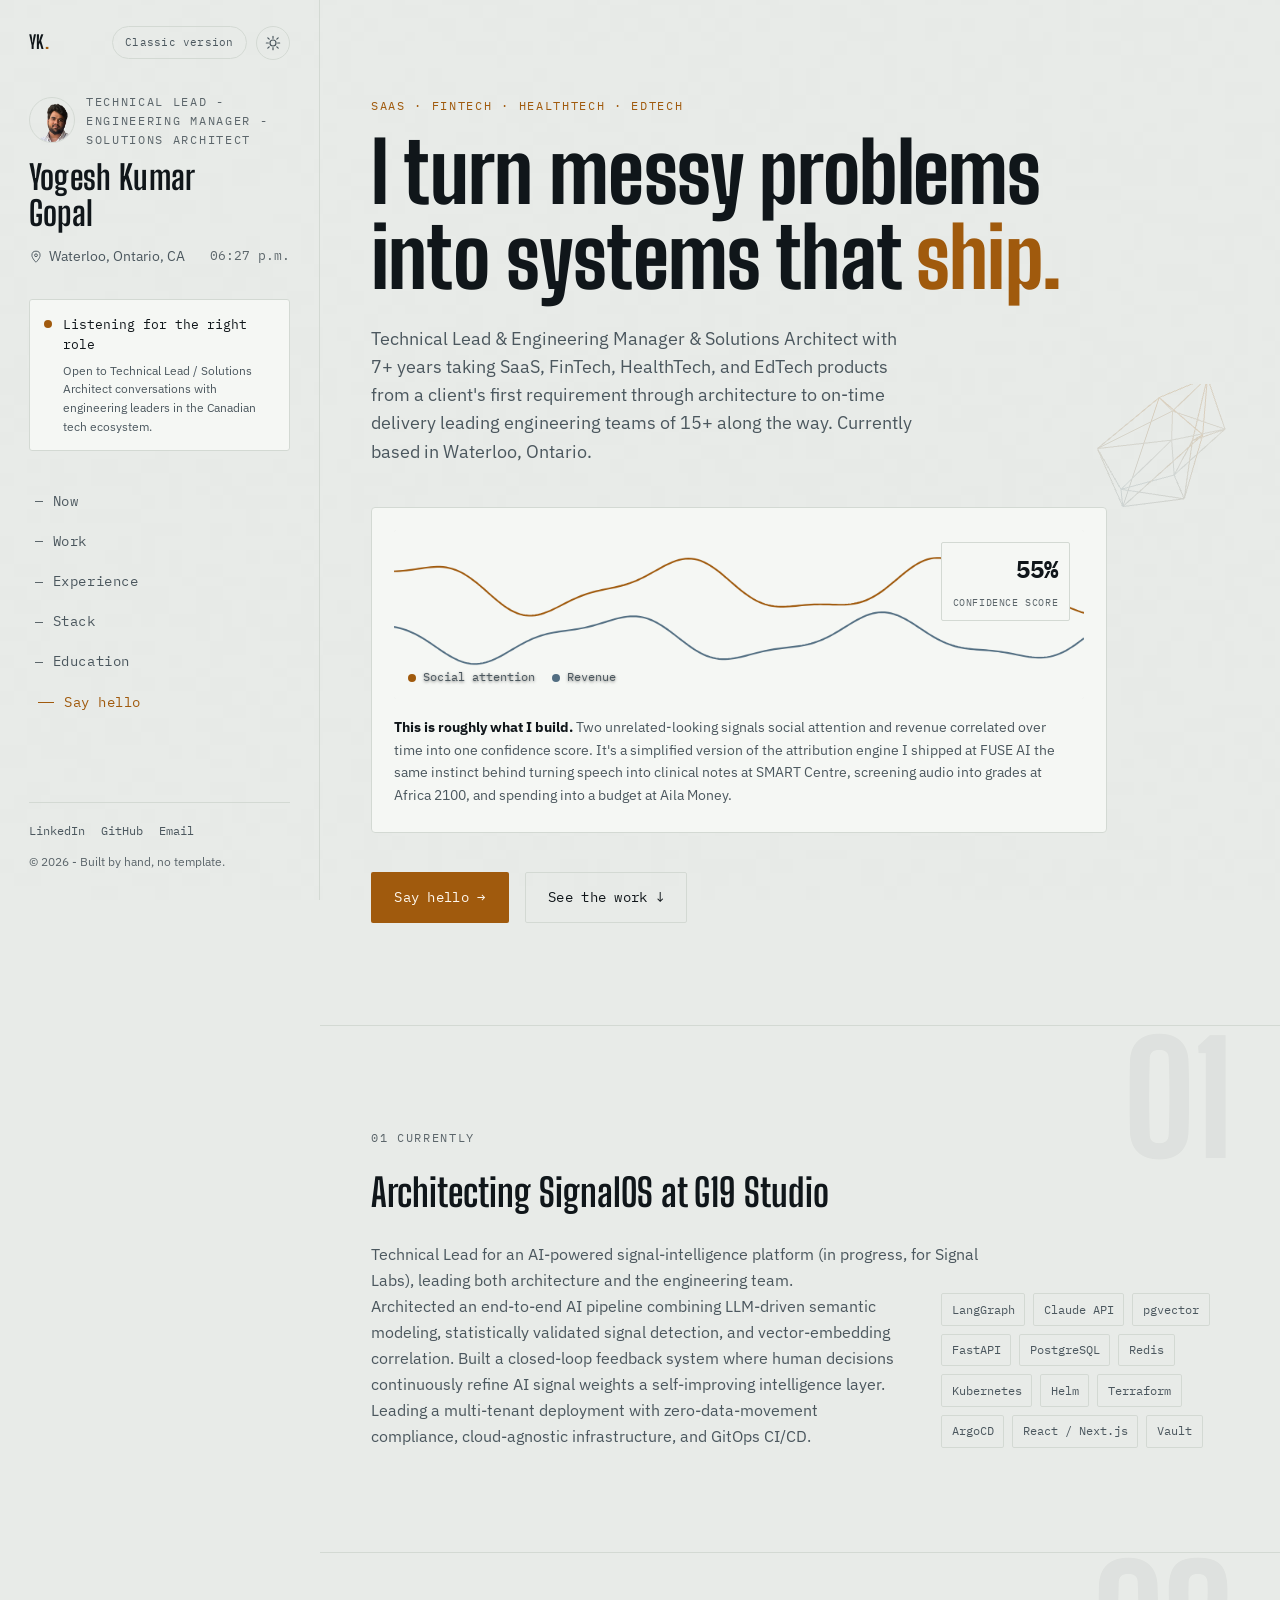
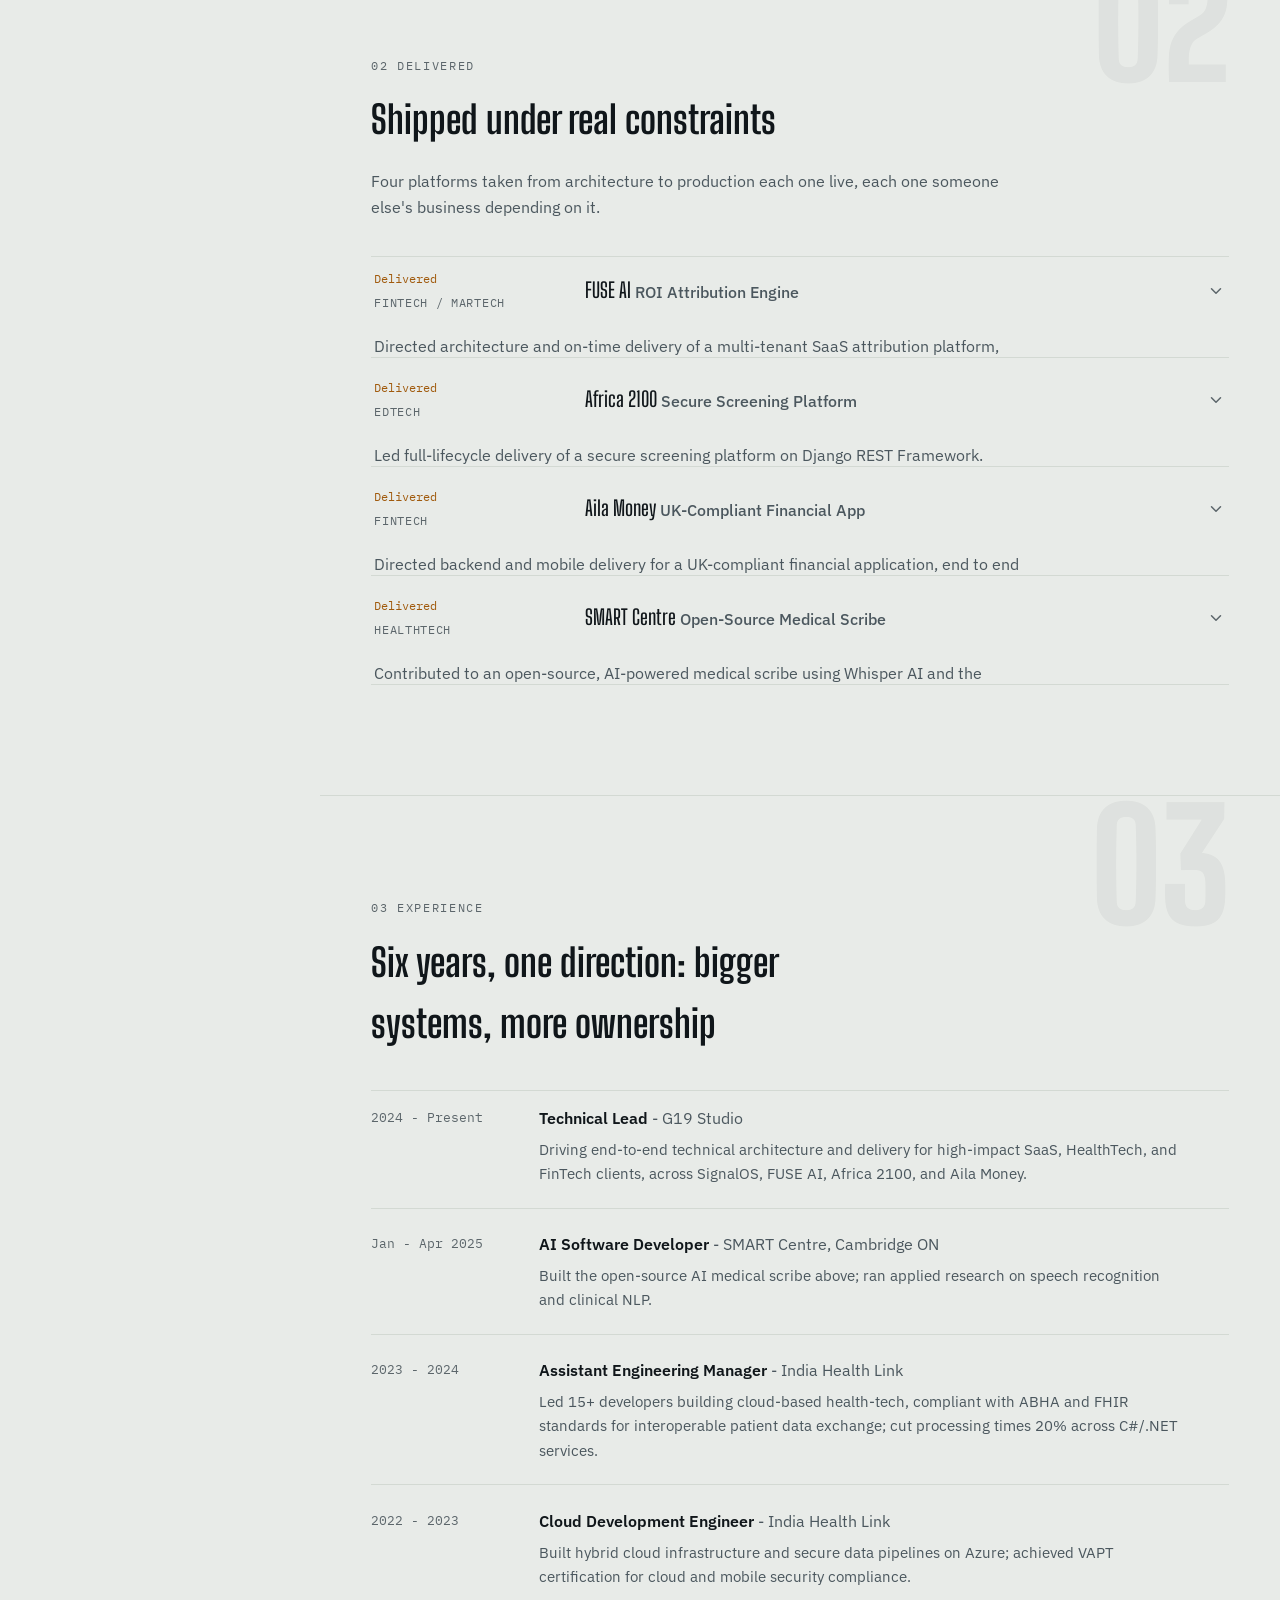
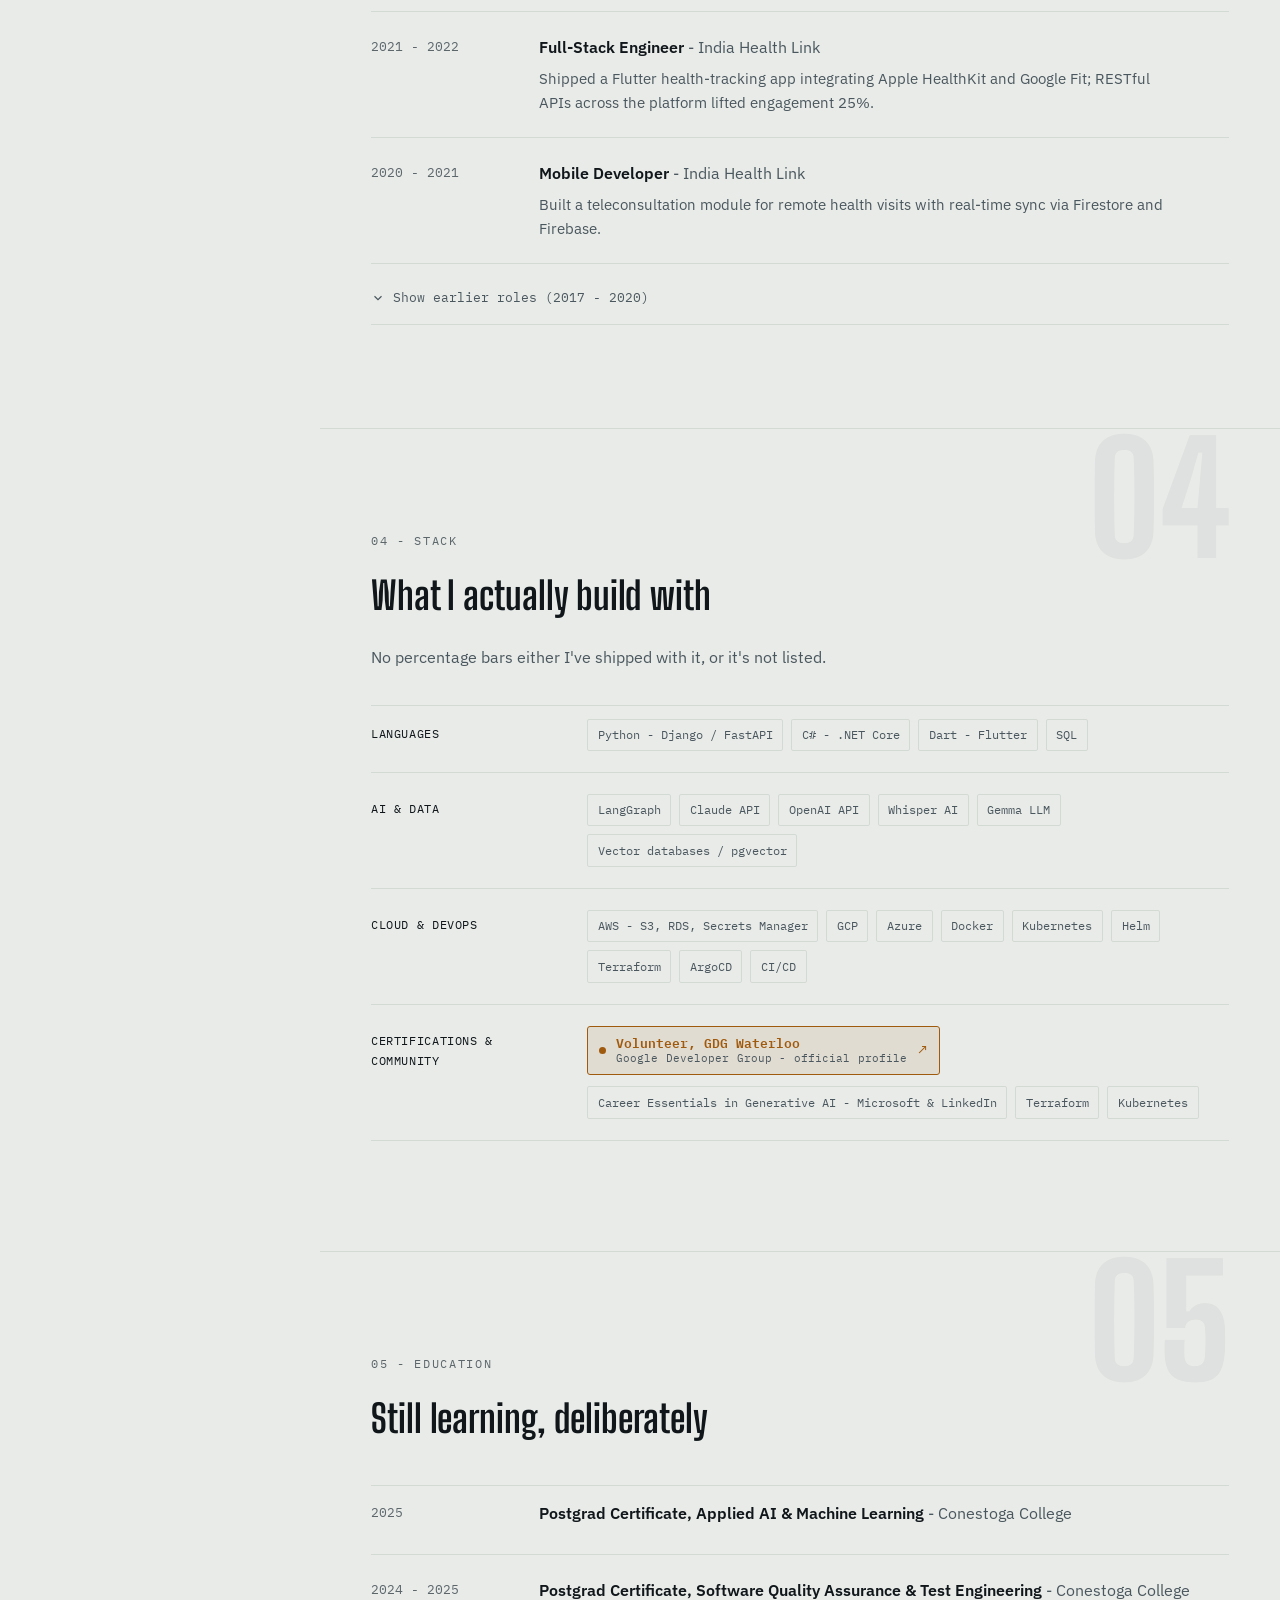
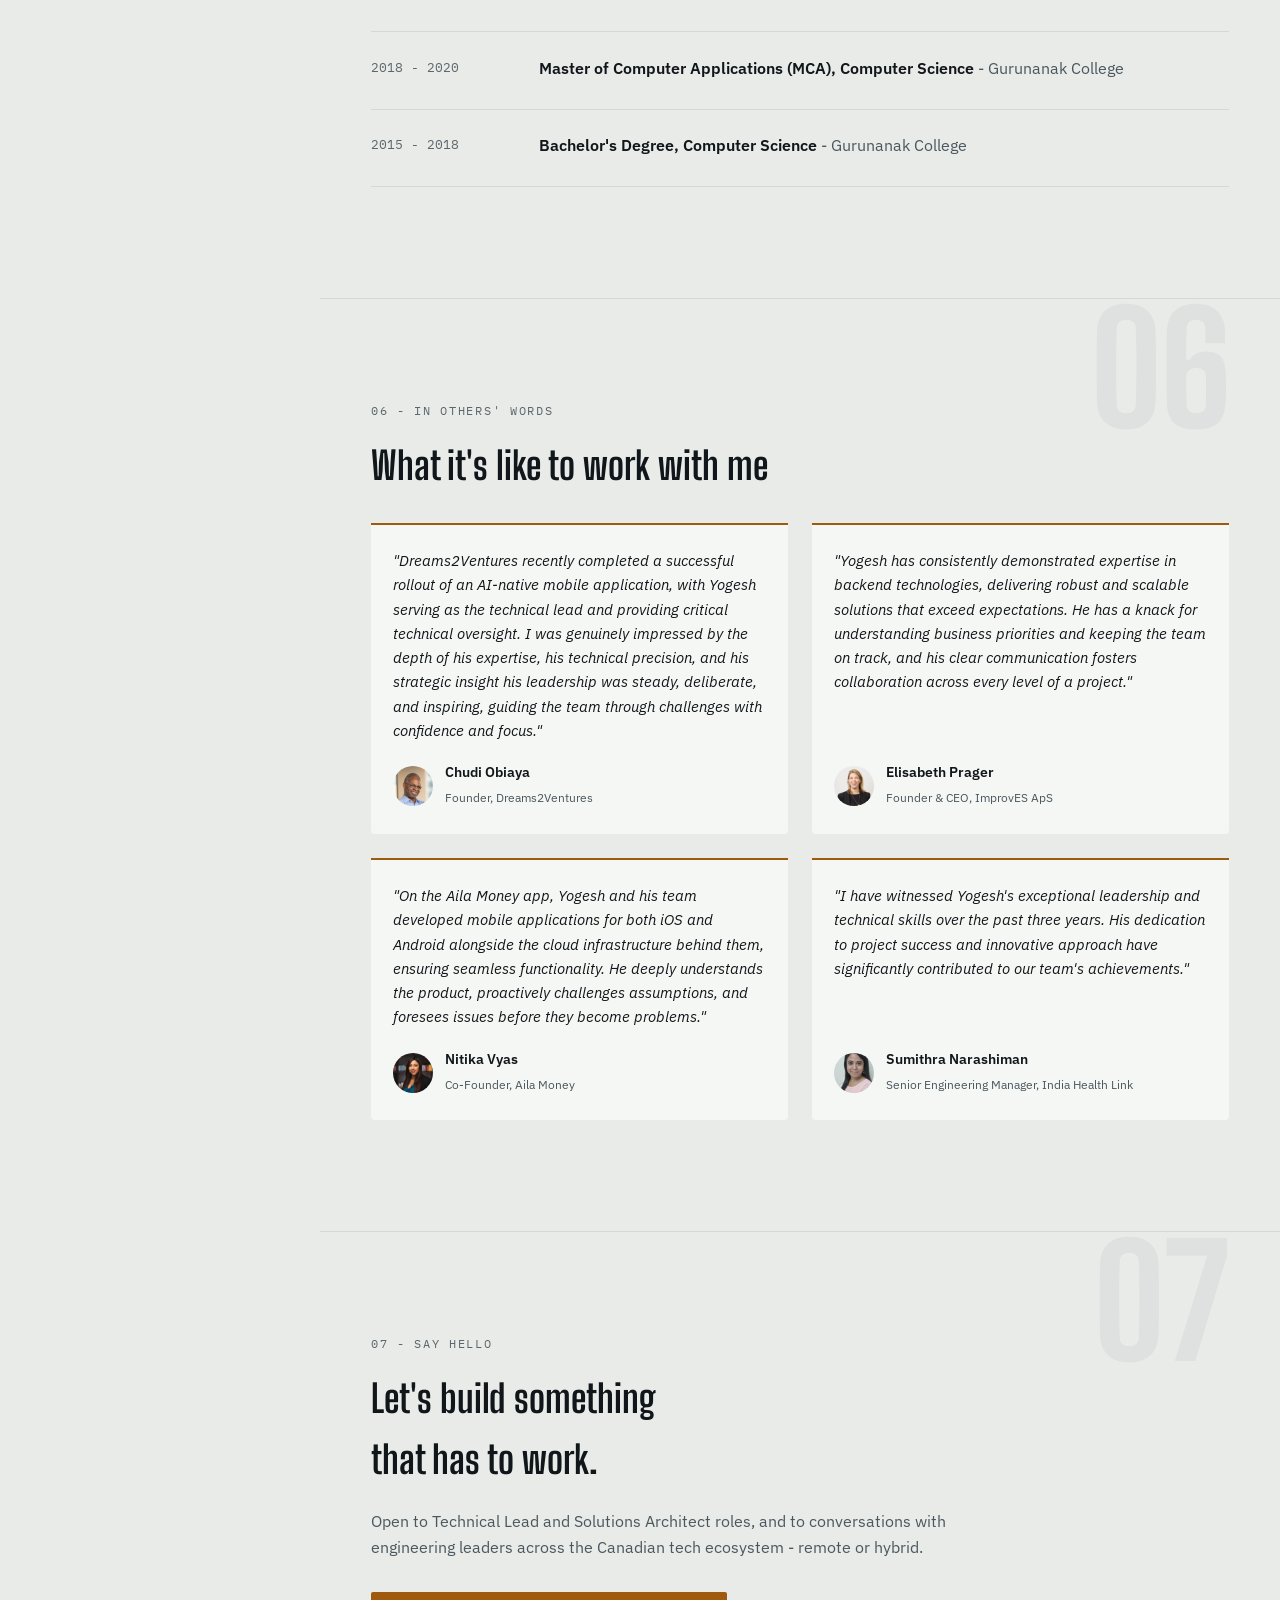
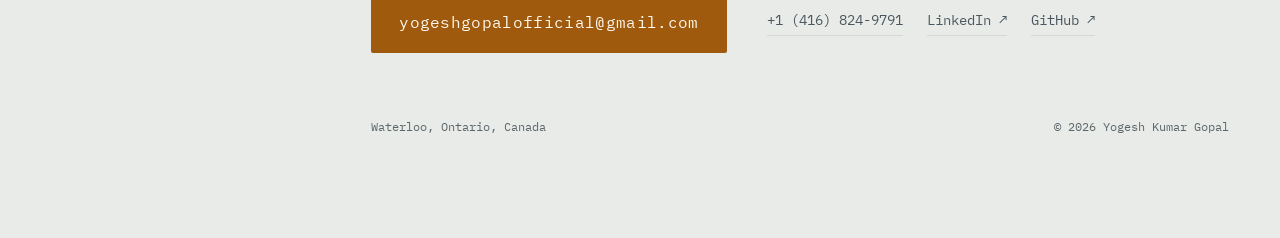
<file: index.html>
<!DOCTYPE html>
<html lang="en">
<head>
<meta charset="UTF-8">
<meta name="viewport" content="width=device-width, initial-scale=1.0">
<title>Yogesh Kumar Gopal - Technical Lead &amp; Engineering Manager &amp; Solutions Architect</title>
<meta name="description" content="Technical Lead &amp; Solutions Architect building AI-native SaaS, HealthTech, and FinTech platforms. Based in Waterloo, Ontario.">
<link rel="icon" href="img/favicon.png" type="image/png">
<link rel="preconnect" href="https://fonts.googleapis.com">
<link rel="preconnect" href="https://fonts.gstatic.com" crossorigin>
<link href="https://fonts.googleapis.com/css2?family=Big+Shoulders+Display:wght@500;600;700;800;900&family=IBM+Plex+Mono:wght@400;500;600&family=IBM+Plex+Sans:ital,wght@0,400;0,500;0,600;0,700;1,400&display=swap" rel="stylesheet">
<link rel="stylesheet" href="css/styles.css?v=10">
<script>document.documentElement.classList.add("js");</script>
</head>
<body>

<a class="skip-link" href="#main">Skip to content</a>

<canvas id="grainCanvas" aria-hidden="true"></canvas>

<div class="app">

  <!-- ============ RAIL / SIDEBAR NAV ============ -->
  <header class="rail" id="rail">
    <div class="rail-top">
      <a class="rail-mark" href="#hero" aria-label="Back to top">
        <span class="rail-mark-text">YK<span class="dot">.</span></span>
      </a>
      <div class="rail-top-controls">
        <a class="version-link" href="flutter-archive/" title="View the original Flutter version of this site">Classic version</a>
        <button class="theme-toggle" id="themeToggle" type="button" aria-label="Toggle color theme" aria-pressed="false">
          <svg viewBox="0 0 24 24" class="icon-sun" aria-hidden="true"><circle cx="12" cy="12" r="4.5"/><path d="M12 2v3M12 19v3M4.2 4.2l2.1 2.1M17.7 17.7l2.1 2.1M2 12h3M19 12h3M4.2 19.8l2.1-2.1M17.7 6.3l2.1-2.1"/></svg>
          <svg viewBox="0 0 24 24" class="icon-moon" aria-hidden="true"><path d="M20 14.5A8.5 8.5 0 1 1 9.5 4a7 7 0 0 0 10.5 10.5Z"/></svg>
        </button>
      </div>
    </div>

    <div class="rail-id">
      <div class="rail-id-top">
        <img class="rail-photo" src="img/yogesh.webp" width="64" height="64" alt="Yogesh Kumar Gopal" loading="eager">
        <p class="eyebrow">Technical Lead - Engineering Manager - Solutions Architect</p>
      </div>
      <h1 class="rail-name">Yogesh Kumar<br>Gopal</h1>
      <p class="rail-loc">
        <svg viewBox="0 0 24 24" aria-hidden="true"><path d="M12 21s7-6.6 7-12a7 7 0 1 0-14 0c0 5.4 7 12 7 12Z"/><circle cx="12" cy="9" r="2.4"/></svg>
        Waterloo, Ontario, CA
        <span class="rail-clock" id="railClock" aria-label="Local time in Waterloo">--:--</span>
      </p>
    </div>

    <div class="rail-status">
      <span class="status-dot" aria-hidden="true"></span>
      <div>
        <p class="status-line">Listening for the right role</p>
        <p class="status-sub">Open to Technical Lead / Solutions Architect conversations with engineering leaders in the Canadian tech ecosystem.</p>
      </div>
    </div>

    <nav class="rail-nav" aria-label="Section navigation">
      <ul>
        <li><a href="#now" data-nav>Now</a></li>
        <li><a href="#work" data-nav>Work</a></li>
        <li><a href="#experience" data-nav>Experience</a></li>
        <li><a href="#stack" data-nav>Stack</a></li>
        <li><a href="#education" data-nav>Education</a></li>
        <li><a href="#contact" data-nav>Say hello</a></li>
      </ul>
    </nav>

    <div class="rail-foot">
      <div class="rail-links">
        <a href="https://www.linkedin.com/in/yogeshkumar333/" target="_blank" rel="noopener">LinkedIn</a>
        <a href="https://github.com/Yogesh-333" target="_blank" rel="noopener">GitHub</a>
        <a href="mailto:yogeshgopalofficial@gmail.com">Email</a>
      </div>
      <p class="rail-copy">© 2026 - Built by hand, no template.</p>
    </div>
  </header>

  <!-- ============ MAIN ============ -->
  <main id="main">

    <!-- HERO -->
    <section class="section hero" id="hero">
      <p class="eyebrow eyebrow--accent" data-reveal>SaaS · FinTech · HealthTech · EdTech</p>
      <h2 class="hero-title" data-reveal>I turn messy problems<br>into systems that <span class="accent-underline">ship.</span></h2>
      <p class="hero-lede" data-reveal>
        Technical Lead &amp; Engineering Manager &amp; Solutions Architect with 7+ years taking SaaS, FinTech, HealthTech, and EdTech
        products from a client's first requirement through architecture to on-time delivery leading engineering teams of 15+
        along the way. Currently based in Waterloo, Ontario.
      </p>

      <div class="hero-demo" data-reveal>
        <div class="hero-demo-visual">
          <canvas id="signalCanvas" width="900" height="220" role="img"
            aria-label="Animated 3D visualization of two correlated signal fields converging into a confidence score, illustrating attribution modeling"></canvas>
          <div class="hero-demo-legend">
            <span><i class="demo-dot demo-dot--amber"></i>Social attention</span>
            <span><i class="demo-dot demo-dot--slate"></i>Revenue</span>
          </div>
          <div class="hero-demo-score">
            <span id="scoreValue">%</span>
            <small>Confidence score</small>
          </div>
        </div>
        <div class="hero-demo-caption">
          <p><strong>This is roughly what I build.</strong> Two unrelated-looking signals social attention and
          revenue correlated over time into one confidence score. It's a simplified version of the attribution
          engine I shipped at FUSE AI the same instinct behind turning speech into clinical notes at SMART Centre,
          screening audio into grades at Africa 2100, and spending into a budget at Aila Money.</p>
        </div>
      </div>

      <div class="hero-cta" data-reveal>
        <a class="btn btn--primary" href="mailto:yogeshgopalofficial@gmail.com">Say hello →</a>
        <a class="btn btn--ghost" href="#work">See the work ↓</a>
      </div>
    </section>

    <!-- NOW -->
    <section class="section" id="now">
      <span class="section-mark" aria-hidden="true">01</span>
      <p class="eyebrow" data-reveal>01 Currently</p>
      <h3 class="section-title" data-reveal>Architecting SignalOS at G19&nbsp;Studio</h3>
      <p class="section-lede" data-reveal>
        Technical Lead for an AI-powered signal-intelligence platform (in progress, for Signal Labs), leading both
        architecture and the engineering team.
      </p>
      <div class="now-grid">
        <p class="now-copy" data-reveal>
          Architected an end-to-end AI pipeline combining LLM-driven semantic modeling, statistically validated
          signal detection, and vector-embedding correlation. Built a closed-loop feedback system where human
          decisions continuously refine AI signal weights a self-improving intelligence layer. Leading a
          multi-tenant deployment with zero-data-movement compliance, cloud-agnostic infrastructure, and GitOps CI/CD.
        </p>
        <ul class="tag-row" data-reveal aria-label="Technologies used on SignalOS">
          <li>LangGraph</li><li>Claude API</li><li>pgvector</li><li>FastAPI</li><li>PostgreSQL</li>
          <li>Redis</li><li>Kubernetes</li><li>Helm</li><li>Terraform</li><li>ArgoCD</li><li>React / Next.js</li><li>Vault</li>
        </ul>
      </div>
    </section>

    <!-- WORK -->
    <section class="section" id="work">
      <span class="section-mark" aria-hidden="true">02</span>
      <p class="eyebrow" data-reveal>02 Delivered</p>
      <h3 class="section-title" data-reveal>Shipped under real constraints</h3>
      <p class="section-lede" data-reveal>Four platforms taken from architecture to production each one live, each one someone else's business depending on it.</p>

      <div class="dossier" id="dossier">

        <article class="dossier-row" data-reveal>
          <button class="dossier-head" aria-expanded="false">
            <span class="dossier-meta">
              <span class="dossier-status dossier-status--done">Delivered</span>
              <span class="dossier-domain">FinTech / MarTech</span>
            </span>
            <span class="dossier-name">FUSE AI <span class="dossier-sub"> ROI Attribution Engine</span></span>
            <svg class="dossier-chev" viewBox="0 0 24 24" aria-hidden="true"><path d="M6 9l6 6 6-6"/></svg>
          </button>
          <div class="dossier-body"><div class="dossier-body-inner">
            <p>Directed architecture and on-time delivery of a multi-tenant SaaS attribution platform, navigating
            multiple architectural pivots to launch on a committed timeline. Engineered a proprietary
            <strong>Confidence Score</strong> algorithm synthesizing time correlation and UTM evidence to solve
            fintech's "dark social" attribution problem connecting TikTok/Instagram activity to GA4 revenue data.
            Built async pipelines for real-time revenue tracking.</p>
            <ul class="tag-row tag-row--sm">
              <li>Django</li><li>React</li><li>AWS</li><li>GCP</li><li>Celery</li><li>Redis</li><li>GA4 Data API</li>
            </ul>
          </div></div>
        </article>

        <article class="dossier-row" data-reveal>
          <button class="dossier-head" aria-expanded="false">
            <span class="dossier-meta">
              <span class="dossier-status dossier-status--done">Delivered</span>
              <span class="dossier-domain">EdTech</span>
            </span>
            <span class="dossier-name">Africa 2100 <span class="dossier-sub"> Secure Screening Platform</span></span>
            <svg class="dossier-chev" viewBox="0 0 24 24" aria-hidden="true"><path d="M6 9l6 6 6-6"/></svg>
          </button>
          <div class="dossier-body"><div class="dossier-body-inner">
            <p>Led full-lifecycle delivery of a secure screening platform on Django REST Framework. Implemented
            JWT/OTP authentication and AWS Secrets Manager for credential handling, and integrated OpenAI Whisper
            and AWS Polly into automated transcription and grading pipelines plus payment integration via Stripe.</p>
            <ul class="tag-row tag-row--sm">
              <li>Django REST</li><li>Stripe</li><li>OpenAI Whisper</li><li>AWS Polly</li><li>AWS Secrets Manager</li>
            </ul>
          </div></div>
        </article>

        <article class="dossier-row" data-reveal>
          <button class="dossier-head" aria-expanded="false">
            <span class="dossier-meta">
              <span class="dossier-status dossier-status--done">Delivered</span>
              <span class="dossier-domain">FinTech</span>
            </span>
            <span class="dossier-name">Aila Money <span class="dossier-sub"> UK-Compliant Financial App</span></span>
            <svg class="dossier-chev" viewBox="0 0 24 24" aria-hidden="true"><path d="M6 9l6 6 6-6"/></svg>
          </button>
          <div class="dossier-body"><div class="dossier-body-inner">
            <p>Directed backend and mobile delivery for a UK-compliant financial application, end to end bank-grade
            security, cross-platform performance, and a Flutter client shipped on optimized AWS infrastructure for
            both iOS and Android.</p>
            <ul class="tag-row tag-row--sm">
              <li>Flutter</li><li>AWS</li><li>Cross-platform</li><li>UK compliance</li>
            </ul>
          </div></div>
        </article>

        <article class="dossier-row" data-reveal>
          <button class="dossier-head" aria-expanded="false">
            <span class="dossier-meta">
              <span class="dossier-status dossier-status--done">Delivered</span>
              <span class="dossier-domain">HealthTech</span>
            </span>
            <span class="dossier-name">SMART Centre <span class="dossier-sub"> Open-Source Medical Scribe</span></span>
            <svg class="dossier-chev" viewBox="0 0 24 24" aria-hidden="true"><path d="M6 9l6 6 6-6"/></svg>
          </button>
          <div class="dossier-body"><div class="dossier-body-inner">
            <p>Contributed to an open-source, AI-powered medical scribe using Whisper AI and the Gemma LLM to
            automate clinical documentation in SOAP-note format, fine-tuning NLP pipelines for hallucination
            reduction and local-first data privacy, and integrating with Oscar EMR to streamline physician workflow.</p>
            <p class="dossier-stat"><span>83%+</span> real-time transcription accuracy in clinical scenarios</p>
            <ul class="tag-row tag-row--sm">
              <li>Whisper AI</li><li>Gemma LLM</li><li>Oscar EMR</li><li>NLP</li>
            </ul>
          </div></div>
        </article>

      </div>
    </section>

    <!-- EXPERIENCE -->
    <section class="section" id="experience">
      <span class="section-mark" aria-hidden="true">03</span>
      <p class="eyebrow" data-reveal>03 Experience</p>
      <h3 class="section-title" data-reveal>Six years, one direction: bigger systems, more ownership</h3>

      <ol class="ledger" id="ledger">
        <li class="ledger-row" data-reveal>
          <span class="ledger-date">2024 - Present</span>
          <div>
            <p class="ledger-role">Technical Lead <span class="ledger-org">- G19 Studio</span></p>
            <p class="ledger-copy">Driving end-to-end technical architecture and delivery for high-impact SaaS, HealthTech, and FinTech clients, across SignalOS, FUSE AI, Africa 2100, and Aila Money.</p>
          </div>
        </li>
        <li class="ledger-row" data-reveal>
          <span class="ledger-date">Jan - Apr 2025</span>
          <div>
            <p class="ledger-role">AI Software Developer <span class="ledger-org">- SMART Centre, Cambridge ON</span></p>
            <p class="ledger-copy">Built the open-source AI medical scribe above; ran applied research on speech recognition and clinical NLP.</p>
          </div>
        </li>
        <li class="ledger-row" data-reveal>
          <span class="ledger-date">2023 - 2024</span>
          <div>
            <p class="ledger-role">Assistant Engineering Manager <span class="ledger-org">- India Health Link</span></p>
            <p class="ledger-copy">Led 15+ developers building cloud-based health-tech, compliant with ABHA and FHIR standards for interoperable patient data exchange; cut processing times 20% across C#/.NET services.</p>
          </div>
        </li>
        <li class="ledger-row" data-reveal>
          <span class="ledger-date">2022 - 2023</span>
          <div>
            <p class="ledger-role">Cloud Development Engineer <span class="ledger-org">- India Health Link</span></p>
            <p class="ledger-copy">Built hybrid cloud infrastructure and secure data pipelines on Azure; achieved VAPT certification for cloud and mobile security compliance.</p>
          </div>
        </li>
        <li class="ledger-row" data-reveal>
          <span class="ledger-date">2021 - 2022</span>
          <div>
            <p class="ledger-role">Full-Stack Engineer <span class="ledger-org">-  India Health Link</span></p>
            <p class="ledger-copy">Shipped a Flutter health-tracking app integrating Apple HealthKit and Google Fit; RESTful APIs across the platform lifted engagement 25%.</p>
          </div>
        </li>
        <li class="ledger-row" data-reveal>
          <span class="ledger-date">2020 - 2021</span>
          <div>
            <p class="ledger-role">Mobile Developer <span class="ledger-org">- India Health Link</span></p>
            <p class="ledger-copy">Built a teleconsultation module for remote health visits with real-time sync via Firestore and Firebase.</p>
          </div>
        </li>

        <li class="ledger-toggle-row">
          <button class="ledger-toggle" id="ledgerToggle" aria-expanded="false">
            <svg viewBox="0 0 24 24" aria-hidden="true"><path d="M6 9l6 6 6-6"/></svg>
            Show earlier roles (2017 - 2020)
          </button>
        </li>

        <li class="ledger-row ledger-row--earlier" data-reveal hidden>
          <span class="ledger-date">2019 - 2020</span>
          <div>
            <p class="ledger-role">Technical Support Product Specialist <span class="ledger-org">- Varnam Solutions</span></p>
            <p class="ledger-copy">Microsoft product support, Chennai, India.</p>
          </div>
        </li>
        <li class="ledger-row ledger-row--earlier" data-reveal hidden>
          <span class="ledger-date">2017 - 2018</span>
          <div>
            <p class="ledger-role">Web Development Intern <span class="ledger-org">- Elseif Technologies</span></p>
            <p class="ledger-copy">Web development; scanned production sites for vulnerabilities with Acunetix and Burp Suite and reported findings.</p>
          </div>
        </li>
      </ol>
    </section>

    <!-- STACK -->
    <section class="section" id="stack">
      <span class="section-mark" aria-hidden="true">04</span>
      <p class="eyebrow" data-reveal>04 - Stack</p>
      <h3 class="section-title" data-reveal>What I actually build with</h3>
      <p class="section-lede" data-reveal>No percentage bars either I've shipped with it, or it's not listed.</p>

      <div class="channels">
        <div class="channel" data-reveal>
          <p class="channel-label">Languages</p>
          <ul class="tag-row"><li>Python - Django / FastAPI</li><li>C# - .NET Core</li><li>Dart - Flutter</li><li>SQL</li></ul>
        </div>
        <div class="channel" data-reveal>
          <p class="channel-label">AI &amp; Data</p>
          <ul class="tag-row"><li>LangGraph</li><li>Claude API</li><li>OpenAI API</li><li>Whisper AI</li><li>Gemma LLM</li><li>Vector databases / pgvector</li></ul>
        </div>
        <div class="channel" data-reveal>
          <p class="channel-label">Cloud &amp; DevOps</p>
          <ul class="tag-row"><li>AWS - S3, RDS, Secrets Manager</li><li>GCP</li><li>Azure</li><li>Docker</li><li>Kubernetes</li><li>Helm</li><li>Terraform</li><li>ArgoCD</li><li>CI/CD</li></ul>
        </div>
        <div class="channel" data-reveal>
          <p class="channel-label">Certifications &amp; Community</p>
          <div class="channel-stack">
            <a class="gdg-badge" href="https://gdg.community.dev/gdg-waterloo/" target="_blank" rel="noopener">
              <span class="gdg-badge-dot" aria-hidden="true"></span>
              <span class="gdg-badge-text">Volunteer, GDG Waterloo <span class="gdg-badge-sub">Google Developer Group - official profile</span></span>
              <span class="gdg-badge-arrow" aria-hidden="true">↗</span>
            </a>
            <ul class="tag-row"><li>Career Essentials in Generative AI - Microsoft &amp; LinkedIn</li><li>Terraform</li><li>Kubernetes</li></ul>
          </div>
        </div>
      </div>
    </section>

    <!-- EDUCATION -->
    <section class="section" id="education">
      <span class="section-mark" aria-hidden="true">05</span>
      <p class="eyebrow" data-reveal>05 - Education</p>
      <h3 class="section-title" data-reveal>Still learning, deliberately</h3>

      <ol class="ledger">
        <li class="ledger-row" data-reveal>
          <span class="ledger-date">2025</span>
          <div>
            <p class="ledger-role">Postgrad Certificate, Applied AI &amp; Machine Learning <span class="ledger-org">- Conestoga College</span></p>
          </div>
        </li>
        <li class="ledger-row" data-reveal>
          <span class="ledger-date">2024 - 2025</span>
          <div>
            <p class="ledger-role">Postgrad Certificate, Software Quality Assurance &amp; Test Engineering <span class="ledger-org">- Conestoga College</span></p>
          </div>
        </li>
        <li class="ledger-row" data-reveal>
          <span class="ledger-date">2018 - 2020</span>
          <div>
            <p class="ledger-role">Master of Computer Applications (MCA), Computer Science <span class="ledger-org">- Gurunanak College</span></p>
          </div>
        </li>
        <li class="ledger-row" data-reveal>
          <span class="ledger-date">2015 - 2018</span>
          <div>
            <p class="ledger-role">Bachelor's Degree, Computer Science <span class="ledger-org">- Gurunanak College</span></p>
          </div>
        </li>
      </ol>
    </section>

    <!-- TESTIMONIALS -->
    <section class="section" id="testimonials">
      <span class="section-mark" aria-hidden="true">06</span>
      <p class="eyebrow" data-reveal>06 - In others' words</p>
      <h3 class="section-title" data-reveal>What it's like to work with me</h3>

      <div class="quotes">
        <blockquote class="quote" data-reveal>
          <p>"Dreams2Ventures recently completed a successful rollout of an AI-native mobile application, with
          Yogesh serving as the technical lead and providing critical technical oversight. I was genuinely impressed
          by the depth of his expertise, his technical precision, and his strategic insight his leadership was
          steady, deliberate, and inspiring, guiding the team through challenges with confidence and focus."</p>
          <footer>
            <img src="img/chudi-obiaya.webp" alt="" width="44" height="44" loading="lazy">
            <div><cite>Chudi Obiaya</cite><span>Founder, Dreams2Ventures</span></div>
          </footer>
        </blockquote>

        <blockquote class="quote" data-reveal>
          <p>"Yogesh has consistently demonstrated expertise in backend technologies, delivering robust and scalable
          solutions that exceed expectations. He has a knack for understanding business priorities and keeping the
          team on track, and his clear communication fosters collaboration across every level of a project."</p>
          <footer>
            <img src="img/elisabeth-prager.webp" alt="" width="44" height="44" loading="lazy">
            <div><cite>Elisabeth Prager</cite><span>Founder &amp; CEO, ImprovES ApS</span></div>
          </footer>
        </blockquote>

        <blockquote class="quote" data-reveal>
          <p>"On the Aila Money app, Yogesh and his team developed mobile applications for both iOS and Android
          alongside the cloud infrastructure behind them, ensuring seamless functionality. He deeply understands the
          product, proactively challenges assumptions, and foresees issues before they become problems."</p>
          <footer>
            <img src="img/nitika-vyas.webp" alt="" width="44" height="44" loading="lazy">
            <div><cite>Nitika Vyas</cite><span>Co-Founder, Aila Money</span></div>
          </footer>
        </blockquote>

        <blockquote class="quote" data-reveal>
          <p>"I have witnessed Yogesh's exceptional leadership and technical skills over the past three years. His
          dedication to project success and innovative approach have significantly contributed to our team's
          achievements."</p>
          <footer>
            <img src="img/sumithra.webp" alt="" width="44" height="44" loading="lazy">
            <div><cite>Sumithra Narashiman</cite><span>Senior Engineering Manager, India Health Link</span></div>
          </footer>
        </blockquote>

        
      </div>
    </section>

    <!-- CONTACT -->
    <footer class="section contact" id="contact">
      <span class="section-mark" aria-hidden="true">07</span>
      <p class="eyebrow" data-reveal>07 - Say hello</p>
      <h3 class="section-title" data-reveal>Let's build something that has to work.</h3>
      <p class="section-lede" data-reveal>
        Open to Technical Lead and Solutions Architect roles, and to conversations with engineering leaders across
        the Canadian tech ecosystem - remote or hybrid.
      </p>

      <div class="contact-grid" data-reveal>
        <a class="btn btn--primary btn--lg" href="mailto:yogeshgopalofficial@gmail.com">yogeshgopalofficial@gmail.com</a>
        <div class="contact-links">
          <a href="tel:+14168249791">+1 (416) 824-9791</a>
          <a href="https://www.linkedin.com/in/yogeshkumar333/" target="_blank" rel="noopener">LinkedIn ↗</a>
          <a href="https://github.com/Yogesh-333" target="_blank" rel="noopener">GitHub ↗</a>
        </div>
      </div>

      <div class="contact-foot">
        <span>Waterloo, Ontario, Canada</span>
        <span>© 2026 Yogesh Kumar Gopal</span>
      </div>
    </footer>

  </main>
</div>

<div class="signal-float" aria-hidden="true">
  <canvas id="signalFloatCanvas" width="200" height="200" role="presentation"></canvas>
</div>

<script src="js/main.js?v=9"></script>
</body>
</html>
</file>
<file: css/styles.css>
/* ==========================================================================
   Yogesh Kumar Gopal — portfolio
   Design system: "instrument panel" — a signal-intelligence engineer's site.
   ========================================================================== */

/* ---- Tokens : dark palette is the default (bare :root) ---- */
:root {
  --bg: #0A0D10;
  --bg-raised: #10151B;
  --surface: #141A20;
  --border: #232B32;
  --text: #EDEFEA;
  --text-muted: #8B98A0;
  --text-faint: #6B7680;
  --accent: #E7A23C;
  --accent-strong: #F4B65A;
  --accent-ink: #201404;
  --trace: #6E8CA6;
  --trace-strong: #9FB8CC;
  --danger: #D9704F;
  --shadow: rgba(0, 0, 0, 0.45);
  --grain-opacity: 0.05;

  --font-display: "Big Shoulders Display", "Arial Narrow", sans-serif;
  --font-body: "IBM Plex Sans", -apple-system, "Segoe UI", sans-serif;
  --font-mono: "IBM Plex Mono", "SFMono-Regular", Consolas, monospace;

  --rail-w: 320px;
  --gutter: clamp(1.5rem, 4vw, 3.5rem);
  --measure: 40rem;
  --ease: cubic-bezier(0.22, 0.61, 0.36, 1);
}

@media (prefers-color-scheme: light) {
  :root:not([data-theme="dark"]) {
    --bg: #E8EBE8;
    --bg-raised: #F5F7F4;
    --surface: #FFFFFF;
    --border: #D3D9D3;
    --text: #10161A;
    --text-muted: #4B575E;
    --text-faint: #5C666B;
    --accent: #A05A0D;
    --accent-strong: #874A09;
    --accent-ink: #FFF8EE;
    --trace: #526E82;
    --trace-strong: #35505F;
    --danger: #B14A2C;
    --shadow: rgba(20, 24, 22, 0.12);
    --grain-opacity: 0.035;
  }
}

:root[data-theme="light"] {
  --bg: #E8EBE8;
  --bg-raised: #F5F7F4;
  --surface: #FFFFFF;
  --border: #D3D9D3;
  --text: #10161A;
  --text-muted: #4B575E;
  --text-faint: #5C666B;
  --accent: #A05A0D;
  --accent-strong: #874A09;
  --accent-ink: #FFF8EE;
  --trace: #526E82;
  --trace-strong: #35505F;
  --danger: #B14A2C;
  --shadow: rgba(20, 24, 22, 0.12);
  --grain-opacity: 0.035;
}

:root[data-theme="dark"] {
  --bg: #0A0D10;
  --bg-raised: #10151B;
  --surface: #141A20;
  --border: #232B32;
  --text: #EDEFEA;
  --text-muted: #8B98A0;
  --text-faint: #6B7680;
  --accent: #E7A23C;
  --accent-strong: #F4B65A;
  --accent-ink: #201404;
  --trace: #6E8CA6;
  --trace-strong: #9FB8CC;
  --danger: #D9704F;
  --shadow: rgba(0, 0, 0, 0.45);
  --grain-opacity: 0.05;
}

/* ---- Reset ---- */
* { box-sizing: border-box; }
html { color-scheme: light dark; }
body {
  margin: 0;
  background: var(--bg);
  color: var(--text);
  font-family: var(--font-body);
  font-size: 16px;
  line-height: 1.6;
  -webkit-font-smoothing: antialiased;
  position: relative;
}
/* Static SVG-noise fallback — used until (or unless) the WebGL grain canvas
   below successfully initializes. */
body::before {
  content: "";
  position: fixed;
  inset: 0;
  z-index: 0;
  pointer-events: none;
  opacity: var(--grain-opacity);
  mix-blend-mode: overlay;
  background-image: url("data:image/svg+xml,%3Csvg xmlns='http://www.w3.org/2000/svg' width='120' height='120'%3E%3Cfilter id='n'%3E%3CfeTurbulence type='fractalNoise' baseFrequency='0.9' numOctaves='2' stitchTiles='stitch'/%3E%3C/filter%3E%3Crect width='100%25' height='100%25' filter='url(%23n)'/%3E%3C/svg%3E");
}
html.has-webgl-grain body::before { display: none; }

/* Ambient WebGL "signal static" — a chunky, slowly-drifting noise field,
   standing in for the usual gradient-blob hero. Purely atmospheric. */
#grainCanvas {
  position: fixed;
  inset: 0;
  z-index: 0;
  width: 100%;
  height: 100%;
  pointer-events: none;
  opacity: 0;
  mix-blend-mode: overlay;
  image-rendering: pixelated;
  transition: opacity 1.2s var(--ease);
}
html.has-webgl-grain #grainCanvas { opacity: var(--grain-opacity); }
img { max-width: 100%; display: block; }
a { color: inherit; text-decoration: none; }
ul, ol { margin: 0; padding: 0; list-style: none; }
p { margin: 0; }
h1, h2, h3, h4 { margin: 0; text-wrap: balance; }
button { font: inherit; color: inherit; background: none; border: none; cursor: pointer; }
svg { display: block; }

:focus-visible {
  outline: 2px solid var(--accent);
  outline-offset: 3px;
  border-radius: 2px;
}

.skip-link {
  position: absolute;
  left: -999px;
  top: 0;
  background: var(--accent);
  color: var(--accent-ink);
  padding: 0.6rem 1rem;
  z-index: 100;
  font-family: var(--font-mono);
  font-size: 0.85rem;
}
.skip-link:focus { left: 0.5rem; top: 0.5rem; }

@media (prefers-reduced-motion: reduce) {
  *, *::before, *::after {
    animation-duration: 0.001ms !important;
    animation-iteration-count: 1 !important;
    transition-duration: 0.001ms !important;
    scroll-behavior: auto !important;
  }
}

/* ---- Type helpers ---- */
.eyebrow {
  font-family: var(--font-mono);
  font-size: 0.75rem;
  letter-spacing: 0.14em;
  text-transform: uppercase;
  color: var(--text-faint);
  margin: 0 0 0.9rem;
}
.eyebrow--accent { color: var(--accent); }

.accent-underline {
  color: var(--accent);
  position: relative;
}

/* ---- Layout shell ---- */
.app {
  position: relative;
  z-index: 1;
  display: grid;
  grid-template-columns: var(--rail-w) minmax(0, 1fr);
  min-height: 100vh;
}

/* ---- RAIL ---- */
.rail {
  position: sticky;
  top: 0;
  height: 100vh;
  border-right: 1px solid var(--border);
  padding: 1.6rem 1.8rem 1.8rem;
  display: flex;
  flex-direction: column;
  gap: 2rem;
  overflow-y: auto;
}
.rail-top {
  display: flex;
  align-items: center;
  justify-content: space-between;
}
.rail-mark {
  display: flex;
  align-items: center;
  gap: 0.6rem;
}
.rail-mark-text {
  font-family: var(--font-display);
  font-weight: 700;
  font-size: 1.15rem;
  letter-spacing: 0.02em;
}
.rail-mark-text .dot { color: var(--accent); }

.rail-top-controls {
  display: flex;
  align-items: center;
  gap: 0.6rem;
}
/* Link over to the original Flutter build of this site, kept live at
   /legacy-flutter-app/ alongside this one. */
.version-link {
  font-family: var(--font-mono);
  font-size: 0.7rem;
  letter-spacing: 0.02em;
  color: var(--text-muted);
  border: 1px solid var(--border);
  border-radius: 999px;
  padding: 0.4rem 0.75rem;
  white-space: nowrap;
  transition: border-color 0.2s var(--ease), color 0.2s var(--ease);
}
.version-link:hover { border-color: var(--accent); color: var(--accent); }

.theme-toggle {
  width: 34px;
  height: 34px;
  border-radius: 50%;
  border: 1px solid var(--border);
  display: grid;
  place-items: center;
  color: var(--text-muted);
  transition: border-color 0.2s var(--ease), color 0.2s var(--ease);
}
.theme-toggle:hover { border-color: var(--accent); color: var(--accent); }
.theme-toggle svg { width: 16px; height: 16px; fill: none; stroke: currentColor; stroke-width: 1.8; stroke-linecap: round; }
.theme-toggle .icon-moon { display: none; }
:root[data-theme="dark"] .theme-toggle .icon-sun,
:root:not([data-theme="light"]) .theme-toggle .icon-sun { display: none; }
:root[data-theme="dark"] .theme-toggle .icon-moon,
:root:not([data-theme="light"]) .theme-toggle .icon-moon { display: block; }
@media (prefers-color-scheme: light) {
  :root:not([data-theme]) .theme-toggle .icon-sun { display: block; }
  :root:not([data-theme]) .theme-toggle .icon-moon { display: none; }
}
:root[data-theme="light"] .theme-toggle .icon-sun { display: block; }
:root[data-theme="light"] .theme-toggle .icon-moon { display: none; }

.rail-id-top {
  display: flex;
  align-items: center;
  gap: 0.7rem;
  margin-bottom: 0.6rem;
}
.rail-photo {
  width: 46px;
  height: 46px;
  border-radius: 50%;
  object-fit: cover;
  object-position: 50% 20%;
  border: 1px solid var(--border);
  flex-shrink: 0;
}
.rail-id .eyebrow { margin-bottom: 0; }
.rail-name {
  font-family: var(--font-display);
  font-weight: 700;
  font-size: 2.1rem;
  line-height: 1.08;
  letter-spacing: 0.01em;
}
.rail-loc {
  margin-top: 0.9rem;
  display: flex;
  align-items: center;
  gap: 0.4rem;
  font-size: 0.85rem;
  color: var(--text-muted);
  flex-wrap: wrap;
}
.rail-loc svg { width: 14px; height: 14px; fill: none; stroke: currentColor; stroke-width: 1.6; }
.rail-clock {
  font-family: var(--font-mono);
  color: var(--text-faint);
  margin-left: auto;
  font-size: 0.8rem;
  font-variant-numeric: tabular-nums;
}

.rail-status {
  display: flex;
  gap: 0.7rem;
  padding: 0.9rem;
  background: var(--bg-raised);
  border: 1px solid var(--border);
  border-radius: 3px;
}
.status-dot {
  width: 8px;
  height: 8px;
  border-radius: 50%;
  background: var(--accent);
  margin-top: 0.35rem;
  flex-shrink: 0;
  box-shadow: 0 0 0 0 rgba(231, 162, 60, 0.5);
  animation: pulse 2.6s var(--ease) infinite;
}
@keyframes pulse {
  0% { box-shadow: 0 0 0 0 rgba(231, 162, 60, 0.45); }
  70% { box-shadow: 0 0 0 6px rgba(231, 162, 60, 0); }
  100% { box-shadow: 0 0 0 0 rgba(231, 162, 60, 0); }
}
.status-line {
  font-family: var(--font-mono);
  font-size: 0.8rem;
  color: var(--text);
  margin-bottom: 0.3rem;
}
.status-sub {
  font-size: 0.78rem;
  color: var(--text-muted);
  line-height: 1.5;
}

.rail-nav { flex: 1; }
.rail-nav ul { display: flex; flex-direction: column; gap: 0.15rem; }
.rail-nav a {
  display: flex;
  align-items: center;
  gap: 0.6rem;
  font-family: var(--font-mono);
  font-size: 0.85rem;
  letter-spacing: 0.04em;
  color: var(--text-muted);
  padding: 0.5rem 0.4rem;
  border-radius: 2px;
  transition: color 0.2s var(--ease), padding-left 0.2s var(--ease);
}
.rail-nav a::before {
  content: "";
  width: 8px;
  height: 1px;
  background: var(--text-faint);
  transition: width 0.2s var(--ease), background 0.2s var(--ease);
}
.rail-nav a:hover { color: var(--text); }
.rail-nav a.is-active {
  color: var(--accent);
  padding-left: 0.6rem;
}
.rail-nav a.is-active::before { width: 16px; background: var(--accent); }

.rail-foot {
  border-top: 1px solid var(--border);
  padding-top: 1.1rem;
  display: flex;
  flex-direction: column;
  gap: 0.7rem;
}
.rail-links { display: flex; gap: 1rem; flex-wrap: wrap; }
.rail-links a {
  font-family: var(--font-mono);
  font-size: 0.78rem;
  color: var(--text-muted);
  border-bottom: 1px solid transparent;
  transition: color 0.2s var(--ease), border-color 0.2s var(--ease);
}
.rail-links a:hover { color: var(--accent); border-color: var(--accent); }
.rail-copy { font-size: 0.72rem; color: var(--text-faint); }

/* ---- MAIN ---- */
main { min-width: 0; }
.section {
  padding: clamp(3.5rem, 8vw, 6.5rem) var(--gutter);
  border-bottom: 1px solid var(--border);
  position: relative;
}
/* Keep real content above the decorative background numeral below. */
.section > *:not(.section-mark) { position: relative; z-index: 1; }

/* Faint background numeral, one per section — echoes the "01 / 02 / 03"
   eyebrow labels at large scale. Purely decorative and static: no JS
   touches it. Hidden on narrow screens where there's no room for it. */
.section-mark {
  position: absolute;
  top: clamp(1.25rem, 4vw, 2.5rem);
  right: var(--gutter);
  z-index: 0;
  font-family: var(--font-display);
  font-weight: 800;
  font-size: clamp(4.5rem, 12vw, 10rem);
  line-height: 1;
  letter-spacing: -0.02em;
  pointer-events: none;
  user-select: none;
  color: var(--text);
  opacity: 0.04;
}
.section-title {
  font-family: var(--font-display);
  font-weight: 700;
  font-size: clamp(1.7rem, 3vw, 2.5rem);
  max-width: 32rem;
  margin-bottom: 1.1rem;
}
.section-lede {
  color: var(--text-muted);
  max-width: var(--measure);
  font-size: 1.02rem;
}

/* Only hide-then-reveal once JS has confirmed it can actually reveal things.
   No JS (or a JS error) means content is visible from the start. */
.js [data-reveal] {
  opacity: 0;
  transform: translateY(22px) scale(0.975);
  transition: opacity 0.8s var(--ease), transform 0.8s var(--ease);
  will-change: transform, opacity;
}
[data-reveal].is-visible { opacity: 1; transform: translateY(0) scale(1); }

/* Variant treatments — same restrained curve, different entry direction so
   rows, cards and quotes don't all rise in lockstep. */
.js .dossier-row[data-reveal] { transform: translateX(-16px) scale(0.99); }
.dossier-row[data-reveal].is-visible { transform: translateX(0) scale(1); }

.js .quote[data-reveal] { transform: translateY(16px) scale(0.94); }
.quote[data-reveal].is-visible { transform: translateY(0) scale(1); }

.js .ledger-row[data-reveal] { transform: translateY(12px); }
.ledger-row[data-reveal].is-visible { transform: translateY(0); }

/* ---- HERO ---- */
.hero { padding-top: clamp(3rem, 9vw, 6rem); }
.hero-title {
  font-family: var(--font-display);
  font-weight: 800;
  font-size: clamp(2.6rem, 7vw, 5.2rem);
  line-height: 1.02;
  letter-spacing: -0.01em;
  max-width: 20ch;
  margin-bottom: 1.6rem;
}
.hero-lede {
  max-width: 34rem;
  font-size: 1.1rem;
  color: var(--text-muted);
  margin-bottom: 2.6rem;
}

.hero-demo {
  border: 1px solid var(--border);
  background: var(--bg-raised);
  border-radius: 4px;
  padding: 1.4rem 1.4rem 1.6rem;
  max-width: 46rem;
  margin-bottom: 2.4rem;
}
.hero-demo-visual {
  position: relative;
  border-radius: 2px;
  overflow: hidden;
}
#signalCanvas {
  display: block;
  width: 100%;
  height: auto;
  aspect-ratio: 900 / 220;
  border-radius: 2px;
  background: var(--bg);
}
.hero-demo-legend {
  position: absolute;
  left: 14px;
  bottom: 12px;
  display: flex;
  gap: 1.1rem;
  font-family: var(--font-mono);
  font-size: 0.72rem;
  color: var(--text-muted);
  text-shadow: 0 1px 3px rgba(0, 0, 0, 0.5);
}
.hero-demo-legend span { display: inline-flex; align-items: center; gap: 0.4rem; }
.demo-dot { width: 8px; height: 8px; border-radius: 50%; display: inline-block; }
.demo-dot--amber { background: var(--accent); }
.demo-dot--slate { background: var(--trace); }
.hero-demo-score {
  position: absolute;
  right: 14px;
  top: 12px;
  text-align: right;
  background: var(--bg-raised);
  border: 1px solid var(--border);
  padding: 0.4rem 0.65rem;
  border-radius: 2px;
}
.hero-demo-score span {
  display: block;
  font-family: var(--font-mono);
  font-weight: 700;
  font-size: 1.5rem;
  color: var(--text);
  font-variant-numeric: tabular-nums;
}
.hero-demo-score small {
  font-family: var(--font-mono);
  font-size: 0.62rem;
  letter-spacing: 0.06em;
  text-transform: uppercase;
  color: var(--text-faint);
}
.hero-demo-caption p {
  margin-top: 1.1rem;
  font-size: 0.88rem;
  color: var(--text-muted);
  line-height: 1.6;
  max-width: 42rem;
}
.hero-demo-caption strong { color: var(--text); }

.hero-cta { display: flex; gap: 1rem; flex-wrap: wrap; }

.btn {
  display: inline-flex;
  align-items: center;
  gap: 0.5rem;
  font-family: var(--font-mono);
  font-size: 0.85rem;
  letter-spacing: 0.02em;
  padding: 0.85rem 1.4rem;
  border-radius: 2px;
  border: 1px solid transparent;
  transition: transform 0.2s var(--ease), background 0.2s var(--ease), border-color 0.2s var(--ease), color 0.2s var(--ease);
}
.btn--primary { background: var(--accent); color: var(--accent-ink); }
.btn--primary:hover { transform: translateY(-2px); background: var(--accent-strong); }
.btn--ghost { border-color: var(--border); color: var(--text); }
.btn--ghost:hover { border-color: var(--accent); color: var(--accent); transform: translateY(-2px); }
.btn--lg { font-size: 1rem; padding: 1.05rem 1.7rem; }

/* ---- NOW ---- */
.now-grid {
  display: grid;
  grid-template-columns: minmax(0, 1fr) minmax(0, 18rem);
  gap: 2.5rem;
  align-items: start;
}
.now-copy { max-width: var(--measure); color: var(--text-muted); font-size: 1.02rem; }

.tag-row {
  display: flex;
  flex-wrap: wrap;
  gap: 0.5rem;
}
.tag-row li {
  font-family: var(--font-mono);
  font-size: 0.76rem;
  color: var(--text-muted);
  border: 1px solid var(--border);
  border-radius: 2px;
  padding: 0.35rem 0.6rem;
  white-space: nowrap;
}
.tag-row--sm li { font-size: 0.72rem; padding: 0.3rem 0.55rem; }
.tag-row li a {
  display: block;
  margin: -0.35rem -0.6rem;
  padding: 0.35rem 0.6rem;
  transition: color 0.2s var(--ease);
}
.tag-row--sm li a { margin: -0.3rem -0.55rem; padding: 0.3rem 0.55rem; }
.tag-row li a:hover, .tag-row li a:focus-visible { color: var(--accent); }

.channel-stack { display: flex; flex-direction: column; gap: 0.7rem; }
.gdg-badge {
  display: flex;
  align-items: center;
  gap: 0.6rem;
  align-self: flex-start;
  border: 1px solid var(--accent);
  border-radius: 3px;
  padding: 0.5rem 0.7rem;
  background: color-mix(in srgb, var(--accent) 10%, transparent);
  transition: background 0.2s var(--ease), transform 0.2s var(--ease);
}
.gdg-badge:hover, .gdg-badge:focus-visible { background: color-mix(in srgb, var(--accent) 18%, transparent); transform: translateY(-1px); }
.gdg-badge-dot {
  width: 7px;
  height: 7px;
  border-radius: 50%;
  background: var(--accent);
  flex-shrink: 0;
}
.gdg-badge-text {
  font-family: var(--font-mono);
  font-size: 0.8rem;
  font-weight: 600;
  color: var(--accent);
  line-height: 1.3;
}
.gdg-badge-sub {
  display: block;
  font-weight: 400;
  font-size: 0.7rem;
  color: var(--text-muted);
  letter-spacing: 0.01em;
}
.gdg-badge-arrow { color: var(--accent); font-size: 0.85rem; margin-left: auto; flex-shrink: 0; }

/* ---- DOSSIER (work) ---- */
.dossier { border-top: 1px solid var(--border); margin-top: 2.2rem; }
.dossier-row { border-bottom: 1px solid var(--border); }
.dossier-head {
  width: 100%;
  display: grid;
  grid-template-columns: 12rem minmax(0, 1fr) auto;
  align-items: center;
  gap: 1.2rem;
  padding: 1.3rem 0.2rem;
  text-align: left;
}
.dossier-meta { display: flex; flex-direction: column; gap: 0.35rem; font-family: var(--font-mono); font-size: 0.72rem; }
.dossier-status { color: var(--text-faint); }
.dossier-status--done { color: var(--accent); }
.dossier-domain { color: var(--text-faint); text-transform: uppercase; letter-spacing: 0.06em; }
.dossier-name {
  font-family: var(--font-display);
  font-weight: 600;
  font-size: 1.3rem;
}
.dossier-sub { font-weight: 500; color: var(--text-muted); font-size: 1rem; font-family: var(--font-body); }
.dossier-chev { width: 18px; height: 18px; fill: none; stroke: var(--text-faint); stroke-width: 2; stroke-linecap: round; stroke-linejoin: round; transition: transform 0.3s var(--ease); }
.dossier-head[aria-expanded="true"] .dossier-chev { transform: rotate(180deg); stroke: var(--accent); }
.dossier-head:hover .dossier-name { color: var(--accent); transition: color 0.2s var(--ease); }

.dossier-body {
  display: grid;
  grid-template-rows: 0fr;
  overflow: hidden;
  transition: grid-template-rows 0.4s var(--ease);
}
.dossier-body > div { overflow: hidden; }
.dossier-row.is-open .dossier-body { grid-template-rows: 1fr; }
.dossier-body-inner { padding: 0 0.2rem 1.5rem; max-width: 42rem; }
.dossier-body p { color: var(--text-muted); margin-bottom: 1rem; line-height: 1.65; }
.dossier-stat {
  font-family: var(--font-mono);
  font-size: 0.85rem;
  color: var(--text);
}
.dossier-stat span { color: var(--accent); font-weight: 600; font-size: 1rem; }

/* ---- LEDGER (experience / education) ---- */
.ledger { border-top: 1px solid var(--border); margin-top: 2.2rem; }
.ledger-row {
  display: grid;
  grid-template-columns: 9rem minmax(0, 1fr);
  gap: 1.5rem;
  padding: 1.4rem 0;
  border-bottom: 1px solid var(--border);
}
.ledger-date {
  font-family: var(--font-mono);
  font-size: 0.8rem;
  color: var(--text-faint);
  font-variant-numeric: tabular-nums;
  padding-top: 0.15rem;
}
.ledger-role { font-weight: 600; font-size: 1.02rem; margin-bottom: 0.35rem; }
.ledger-org { font-weight: 400; color: var(--text-muted); }
.ledger-copy { color: var(--text-muted); font-size: 0.95rem; max-width: var(--measure); line-height: 1.6; }

.ledger-toggle-row { border-bottom: 1px solid var(--border); }
.ledger-toggle {
  display: flex;
  align-items: center;
  gap: 0.5rem;
  padding: 1rem 0;
  font-family: var(--font-mono);
  font-size: 0.8rem;
  color: var(--text-muted);
}
.ledger-toggle svg { width: 14px; height: 14px; fill: none; stroke: currentColor; stroke-width: 2; transition: transform 0.25s var(--ease); }
.ledger-toggle:hover { color: var(--accent); }
.ledger-toggle[aria-expanded="true"] svg { transform: rotate(180deg); }
.ledger-row--earlier[hidden] { display: none; }

/* ---- STACK / channels ---- */
.channels { border-top: 1px solid var(--border); margin-top: 2.2rem; }
.channel {
  display: grid;
  grid-template-columns: 12rem minmax(0, 1fr);
  gap: 1.5rem;
  padding: 1.3rem 0;
  border-bottom: 1px solid var(--border);
  align-items: start;
}
.channel-label {
  font-family: var(--font-mono);
  font-size: 0.78rem;
  letter-spacing: 0.05em;
  text-transform: uppercase;
  color: var(--text);
  padding-top: 0.3rem;
}

/* ---- TESTIMONIALS ---- */
.quotes {
  display: grid;
  grid-template-columns: repeat(2, minmax(0, 1fr));
  gap: 1.5rem;
  margin-top: 2.2rem;
}
.quote {
  margin: 0;
  border-top: 2px solid var(--accent);
  background: var(--bg-raised);
  padding: 1.5rem 1.4rem;
  display: flex;
  flex-direction: column;
  gap: 1.2rem;
  border-radius: 0 0 4px 4px;
}
.quote p {
  font-size: 0.92rem;
  color: var(--text);
  line-height: 1.65;
  font-style: italic;
}
.quote footer {
  display: flex;
  align-items: center;
  gap: 0.7rem;
  margin-top: auto;
}
.quote footer img { width: 40px; height: 40px; border-radius: 50%; object-fit: cover; filter: saturate(0.9); }
.quote cite {
  font-style: normal;
  font-weight: 600;
  font-size: 0.85rem;
  display: block;
}
.quote footer span { font-size: 0.76rem; color: var(--text-muted); }

/* ---- CONTACT ---- */
.contact { border-bottom: none; }
.contact-grid {
  margin-top: 2rem;
  display: flex;
  align-items: center;
  gap: 2.5rem;
  flex-wrap: wrap;
}
.contact-links { display: flex; gap: 1.5rem; flex-wrap: wrap; }
.contact-links a {
  font-family: var(--font-mono);
  font-size: 0.85rem;
  color: var(--text-muted);
  border-bottom: 1px solid var(--border);
  padding-bottom: 0.2rem;
  transition: color 0.2s var(--ease), border-color 0.2s var(--ease);
}
.contact-links a:hover { color: var(--accent); border-color: var(--accent); }
.contact-foot {
  margin-top: 4rem;
  display: flex;
  justify-content: space-between;
  font-family: var(--font-mono);
  font-size: 0.72rem;
  color: var(--text-faint);
  flex-wrap: wrap;
  gap: 0.5rem;
}

/* ==========================================================================
   Responsive
   ========================================================================== */
@media (max-width: 980px) {
  .app { grid-template-columns: minmax(0, 1fr); }
  .section-mark { display: none; }
  .rail {
    position: sticky;
    height: auto;
    top: 0;
    z-index: 20;
    flex-direction: row;
    align-items: center;
    justify-content: space-between;
    padding: 0.9rem 1.2rem;
    border-right: none;
    border-bottom: 1px solid var(--border);
    background: var(--bg);
    overflow: visible;
  }
  .rail-id, .rail-status, .rail-foot { display: none; }
  .rail-nav {
    flex: 0 1 auto;
    overflow-x: auto;
    -webkit-overflow-scrolling: touch;
    scrollbar-width: none;
  }
  .rail-nav::-webkit-scrollbar { display: none; }
  .rail-nav ul { flex-direction: row; gap: 0.3rem; }
  .rail-nav a {
    padding: 0.4rem 0.55rem;
    white-space: nowrap;
    font-size: 0.72rem;
  }
  .rail-nav a::before { display: none; }
  .rail-nav a.is-active { padding-left: 0.55rem; background: var(--bg-raised); border-radius: 3px; }
  .quotes { grid-template-columns: minmax(0, 1fr); }
  .now-grid { grid-template-columns: minmax(0, 1fr); }
  .dossier-head { grid-template-columns: minmax(0, 1fr) auto; }
  .dossier-meta { flex-direction: row; gap: 0.8rem; grid-row: 2; grid-column: 1 / -1; margin-top: 0.4rem; }
  .channel { grid-template-columns: minmax(0, 1fr); }
  .ledger-row { grid-template-columns: 6rem minmax(0, 1fr); }
  /* A handful of tags are long phrases, not single words — let those wrap
     onto a second line inside their own chip rather than force the page
     wider than the screen. */
  .tag-row li { white-space: normal; max-width: 100%; }
}

@media (max-width: 560px) {
  .section { padding: 3rem 1.25rem; }
  .hero-title { font-size: clamp(2.2rem, 11vw, 3rem); }
  .ledger-row { grid-template-columns: minmax(0, 1fr); gap: 0.4rem; }
  .contact-grid { flex-direction: column; align-items: flex-start; gap: 1.4rem; }
}

/* ---- SIGNAL FLOAT ----
   The one 3D object on the page, pinned to a single fixed spot in the
   viewport — no card, no border, no background, and critically: no
   travel. It does not slide, drift, or chase anything as you scroll.
   All of the scroll-reactivity lives in the object itself instead — a
   loose scatter of points at the top of the page that steadily pulls
   together into a solid wireframe icosahedron by the time you reach
   the bottom (see run3D in JS), plus its own constant rotation. That's
   the whole animation. JS only ever touches `opacity` here, fading it
   in once you're past the hero and out again near the page's end — no
   CSS transition, since the JS-side easing already supplies that. Sits
   vertically centered in the viewport by design so it reads as a fixed
   anchor point rather than "attached to a section." Non-interactive —
   never intercepts a click or scroll. */
.signal-float {
  position: fixed;
  top: 50%;
  right: var(--gutter);
  transform: translateY(-50%);
  z-index: 15;
  pointer-events: none;
  opacity: 0;
  will-change: opacity;
}
#signalFloatCanvas {
  width: 132px;
  height: 132px;
  display: block;
}
@media (max-width: 560px) {
  .signal-float { right: 1rem; }
  #signalFloatCanvas { width: 84px; height: 84px; }
}
</file>
